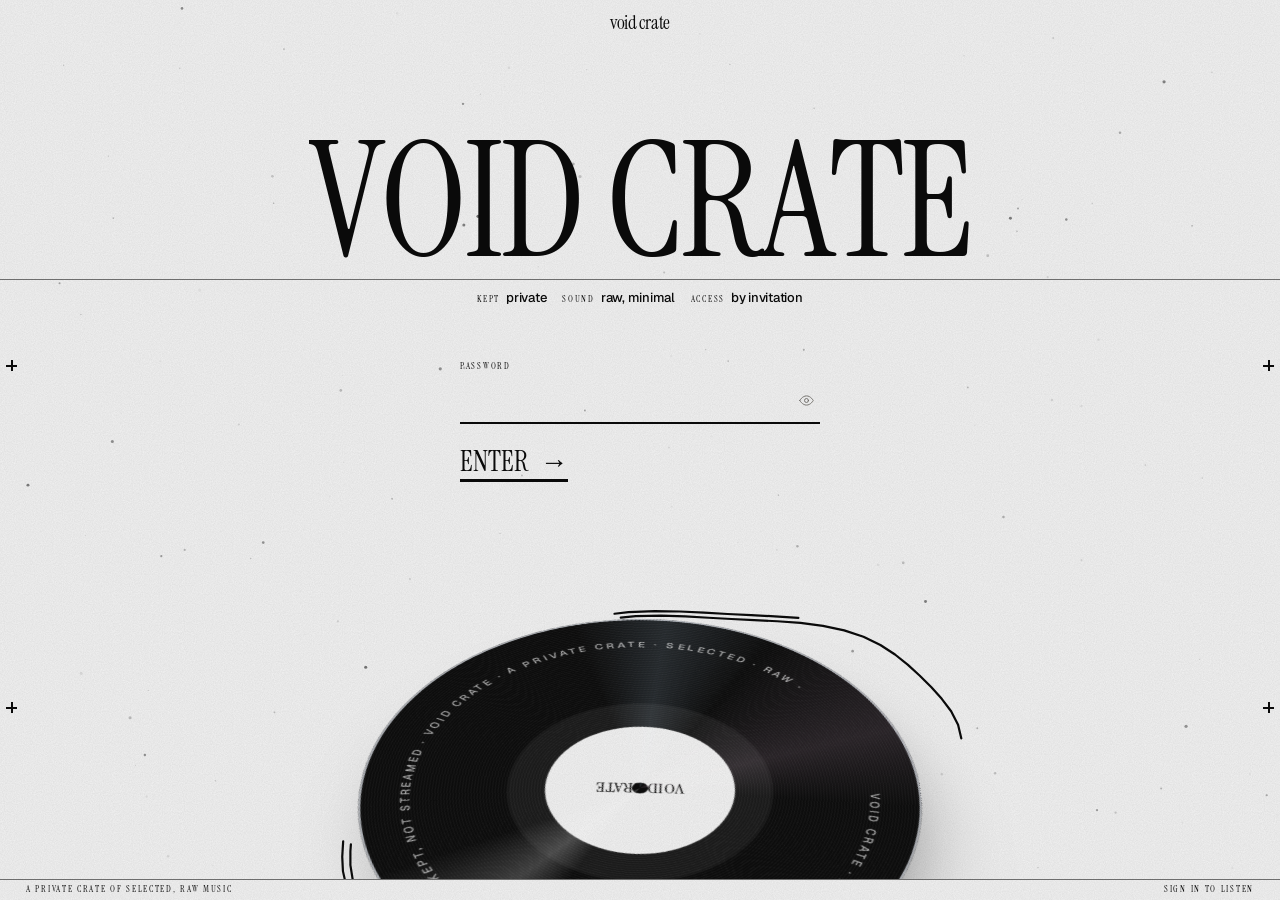
<file: static/login.html>
<!doctype html>
<html lang="en">
<head>
<meta charset="utf-8">
<meta name="viewport" content="width=device-width, initial-scale=1, viewport-fit=cover">
<title>void crate · sign in</title>
<link rel="icon" href="/favicon.svg">
<meta name="theme-color" content="#f2f2f2">
<link rel="preconnect" href="https://fonts.googleapis.com">
<link rel="preconnect" href="https://fonts.gstatic.com" crossorigin>
<link href="https://fonts.googleapis.com/css2?family=Geist:wght@400;500&family=Instrument+Serif&display=swap" rel="stylesheet">
<style>
  :root { --paper:#f2f2f2; --ink:#0a0a0a; --mute:#6f6c68; --rule-ink:rgba(10,10,10,.55); --spring:cubic-bezier(.32,.72,0,1); --out:cubic-bezier(.22,1,.36,1); color-scheme:light; }
  * { box-sizing:border-box; }
  html,body { margin:0; }
  body { min-height:100dvh; background:var(--paper); color:var(--ink); font:500 13px/1.45 "Geist",ui-sans-serif,system-ui,sans-serif; letter-spacing:-.02em; -webkit-font-smoothing:antialiased; overflow:hidden; }
  body.leaving main, body.leaving .top, body.leaving .meta { opacity:0; transform:translateY(-14px); transition:opacity .5s var(--out), transform .6s var(--out); }

  /* the drifting stream of specks, and the paper on top of it */
  #stream { position:fixed; inset:0; width:100%; height:100%; pointer-events:none; }
  .grain { position:fixed; inset:0; z-index:9; pointer-events:none; opacity:.09; mix-blend-mode:multiply;
    background-image:url("data:image/svg+xml,%3Csvg xmlns='http://www.w3.org/2000/svg' width='180' height='180'%3E%3Cfilter id='n'%3E%3CfeTurbulence type='fractalNoise' baseFrequency='.9' numOctaves='3' stitchTiles='stitch'/%3E%3CfeColorMatrix values='0 0 0 0 0  0 0 0 0 0  0 0 0 0 0  0 0 0 .9 0'/%3E%3C/filter%3E%3Crect width='100%25' height='100%25' filter='url(%23n)'/%3E%3C/svg%3E"); }
  .marks i { position:fixed; z-index:8; width:11px; height:11px; opacity:0; animation:fade .9s var(--out) 1.1s forwards; }
  .marks i::before, .marks i::after { content:""; position:absolute; background:var(--ink); }
  .marks i::before { left:5px; top:0; width:1.5px; height:11px; } .marks i::after { top:5px; left:0; height:1.5px; width:11px; }
  .marks i:nth-child(1) { left:6px; top:40%; } .marks i:nth-child(2) { right:6px; top:40%; } .marks i:nth-child(3) { left:6px; top:78%; } .marks i:nth-child(4) { right:6px; top:78%; }
  @keyframes fade { to { opacity:1; } }

  .top { position:fixed; z-index:5; top:0; left:0; right:0; height:44px; display:flex; align-items:center; justify-content:center; font:400 19px/1 "Instrument Serif",serif; opacity:0; animation:fade 1s var(--out) .2s forwards; }
  main { position:absolute; z-index:4; left:0; right:0; top:15vh; text-align:center; }

  /* title: each letter rises out of a mask */
  h1 { margin:0; padding:0 26px 6px; font:400 clamp(64px,12.6vw,210px)/.82 "Instrument Serif",serif; text-transform:uppercase; letter-spacing:-.02em; position:relative; }
  h1 .word { display:inline-block; overflow:hidden; vertical-align:top; padding-bottom:.04em; }
  h1 .ch { display:inline-block; transform:translateY(105%); animation:up 1.15s var(--out) forwards; animation-delay:calc(.25s + var(--i) * .055s); }
  @keyframes up { to { transform:none; } }
  h1::after { content:""; position:absolute; left:0; right:0; bottom:0; height:1px; background:var(--rule-ink); transform:scaleX(0); transform-origin:left; animation:rule 1.3s var(--out) .55s forwards; }
  @keyframes rule { to { transform:scaleX(1); } }

  .lbl { font:400 8.5px/1.2 "Instrument Serif",serif; letter-spacing:.2em; text-transform:uppercase; }
  .credits { display:flex; justify-content:center; flex-wrap:wrap; gap:4px 16px; margin-top:9px; }
  .credits > span { display:inline-flex; gap:6px; align-items:baseline; opacity:0; transform:translateY(8px); animation:in .9s var(--out) forwards; animation-delay:calc(1s + var(--i) * .1s); }
  @keyframes in { to { opacity:1; transform:none; } }

  form { width:min(360px, calc(100% - 40px)); margin:54px auto 0; text-align:left; opacity:0; transform:translateY(16px); animation:in 1s var(--out) 1.35s forwards; }
  form.shake { animation:in 1s var(--out) 1.35s forwards, shake .55s var(--out) 1.6s; }
  @keyframes shake { 15% { transform:translateX(-9px); } 35% { transform:translateX(7px); } 55% { transform:translateX(-4px); } 75% { transform:translateX(2px); } }
  label { display:flex; justify-content:space-between; margin-bottom:6px; }
  .field { position:relative; }
  input { width:100%; height:46px; padding:0 34px 0 2px; border:0; border-bottom:1px solid var(--rule-ink); background:none; color:var(--ink); font:500 19px "Geist",sans-serif; letter-spacing:.08em; outline:none; border-radius:0; }
  .field::after { content:""; position:absolute; left:0; right:0; bottom:0; height:2px; background:var(--ink); transform:scaleX(0); transform-origin:left; transition:transform .7s var(--spring); }
  .field:focus-within::after { transform:scaleX(1); }
  .peek { position:absolute; right:0; top:50%; transform:translateY(-50%); width:28px; height:28px; display:grid; place-items:center; border:0; background:none; color:var(--mute); cursor:pointer; transition:color .3s var(--spring); }
  .peek:hover, .peek[aria-pressed="true"] { color:var(--ink); }
  .peek svg { width:17px; height:17px; fill:none; stroke:currentColor; stroke-width:1.25; stroke-linecap:round; stroke-linejoin:round; }
  .row { display:flex; justify-content:space-between; align-items:flex-end; margin-top:24px; }
  button.enter { display:inline-flex; align-items:baseline; gap:12px; padding:0 0 3px; border:0; border-bottom:3px solid var(--ink); background:none; color:var(--ink); font:400 28px/1 "Instrument Serif",serif; text-transform:uppercase; cursor:pointer; transition:opacity .4s var(--spring), transform .5s var(--spring); }
  button.enter .arrow { display:inline-block; transition:transform .6s var(--spring); }
  button.enter:hover .arrow { transform:translateX(6px); }
  button.enter:active { transform:translateY(1px); }
  .caps { color:#9a2c1c; opacity:0; transition:opacity .3s var(--spring); }
  .caps.on { opacity:1; }
  .err { min-height:18px; margin-top:16px; color:#9a2c1c; }

  /* the record rising from the bottom, tilted like the crate, with a pen loop around it */
  .stage { position:fixed; z-index:2; left:50%; bottom:0; width:min(560px, 88vw); aspect-ratio:1; transform:translate(-50%, 70%); animation:rise 2.2s var(--spring) .5s forwards; pointer-events:none; }
  @keyframes rise { to { transform:translate(-50%, var(--up, 30%)); } }
  .tilt { position:absolute; inset:0; transform:perspective(1900px) rotateX(48deg) rotateZ(-14deg); }
  .disc { position:absolute; inset:0; border-radius:50%; }
  .spin { position:absolute; inset:0; border-radius:50%; will-change:transform; }
  .vinyl { position:absolute; inset:0; border-radius:50%;
    background:repeating-radial-gradient(circle, rgba(255,255,255,.055) 0 1px, transparent 1px 3px), radial-gradient(circle, #1b1b1b 0 33%, #0c0c0c 34% 100%); }
  .label { position:absolute; inset:33%; border-radius:50%; background:var(--paper); display:grid; place-items:center; }
  .label span { font:400 clamp(12px,2.2vw,20px)/1 "Instrument Serif",serif; text-transform:uppercase; letter-spacing:.02em; }
  .label::after { content:""; position:absolute; width:8%; aspect-ratio:1; border-radius:50%; background:#0c0c0c; }
  .rim-text { position:absolute; inset:0; width:100%; height:100%; overflow:visible; }
  .rim-text text { font:500 2.3px "Geist",sans-serif; letter-spacing:.62px; fill:rgba(255,255,255,.7); text-transform:uppercase; }
  .sheen { position:absolute; inset:0; border-radius:50%; mix-blend-mode:screen;
    background:conic-gradient(from 200deg, transparent 0 6%, rgba(255,255,255,.22) 10%, transparent 16% 44%, rgba(190,225,255,.14) 50%, transparent 57%, rgba(255,205,240,.12) 68%, transparent 75% 100%); }
  .rim { position:absolute; inset:0; border-radius:50%; box-shadow:inset 0 0 0 2px rgba(225,228,235,.75), 0 60px 90px -40px rgba(0,0,0,.5); }
  .loop { position:absolute; inset:-14% -18%; width:136%; height:128%; overflow:visible; }
  .loop path { fill:none; stroke:var(--ink); stroke-width:2.2; stroke-linecap:round; stroke-linejoin:round; }

  .meta { position:fixed; z-index:5; left:0; right:0; bottom:0; opacity:0; animation:fade 1s var(--out) 1.6s forwards; }
  .meta div { display:flex; justify-content:space-between; padding:5px 26px; border-top:1px solid var(--rule-ink); background:var(--paper); }
  @media (max-width: 820px) { main { top:14vh; } .meta div { padding:5px 20px; } .stage { width:112vw; --up:42%; } }
  @media (max-height: 640px) { .stage { display:none; } }
  @media (prefers-reduced-motion: reduce) {
    *, *::before, *::after { animation-duration:.01ms !important; animation-delay:0s !important; transition-duration:.01ms !important; }
  }
</style>
</head>
<body>
<canvas id="stream" aria-hidden="true"></canvas>
<div class="grain" aria-hidden="true"></div>
<div class="marks" aria-hidden="true"><i></i><i></i><i></i><i></i></div>
<div class="top">void crate</div>

<div class="stage" aria-hidden="true">
  <div class="tilt">
    <div class="disc">
      <div class="spin" id="spin">
        <div class="vinyl"></div>
        <svg class="rim-text" viewBox="0 0 100 100"><defs><path id="rp" d="M50,50 m-41,0 a41,41 0 1,1 82,0 a41,41 0 1,1 -82,0"/></defs><text><textPath href="#rp">void crate · a private crate · selected · raw · minimal · kept, not streamed · void crate · a private crate · selected · raw ·</textPath></text></svg>
        <div class="label"><span>Void Crate</span></div>
      </div>
      <div class="sheen"></div><div class="rim"></div>
    </div>
  </div>
  <svg class="loop" viewBox="0 0 100 100" preserveAspectRatio="none"><path id="loop" vector-effect="non-scaling-stroke"/></svg>
</div>

<main>
  <h1 id="title" aria-label="Void Crate">Void Crate</h1>
  <div class="credits"><span style="--i:0"><span class="lbl">Kept</span>private</span><span style="--i:1"><span class="lbl">Sound</span>raw, minimal</span><span style="--i:2"><span class="lbl">Access</span>by invitation</span></div>
  <form method="post" action="/login" id="form">
    <label class="lbl" for="pw"><span>Password</span><span class="caps" id="caps">Caps lock is on</span></label>
    <div class="field">
      <input id="pw" name="password" type="password" autocomplete="current-password" autofocus required>
      <button type="button" class="peek" id="peek" aria-label="Show password" aria-pressed="false"><svg viewBox="0 0 24 24"><path d="M2.5 12S6 5.5 12 5.5 21.5 12 21.5 12 18 18.5 12 18.5 2.5 12 2.5 12Z"/><circle cx="12" cy="12" r="2.8"/></svg></button>
    </div>
    <div class="row"><button type="submit" class="enter">Enter <span class="arrow">→</span></button></div>
    <div class="err" id="err" role="alert"></div>
  </form>
</main>
<div class="meta"><div><span class="lbl">A private crate of selected, raw music</span><span class="lbl">Sign in to listen</span></div></div>

<script>
(() => {
  const still = matchMedia("(prefers-reduced-motion: reduce)").matches;

  // title letters, each in its own mask
  const h1 = document.getElementById("title");
  let n = 0;
  h1.innerHTML = h1.textContent.split(" ").map((w) =>
    `<span class="word" aria-hidden="true">${[...w].map((c) => `<span class="ch" style="--i:${n++}">${c}</span>`).join("")}</span>`).join(" ");

  // wrong password / too many tries
  const form = document.getElementById("form"), pw = document.getElementById("pw");
  const e = new URLSearchParams(location.search).get("error");
  if (e) {
    document.getElementById("err").textContent = e === "wait" ? "Too many attempts. Wait five minutes and try again." : "That password didn't match.";
    form.classList.add("shake");
  }
  document.getElementById("peek").onclick = (ev) => {
    const show = pw.type === "password"; pw.type = show ? "text" : "password";
    ev.currentTarget.setAttribute("aria-pressed", String(show)); ev.currentTarget.setAttribute("aria-label", show ? "Hide password" : "Show password");
    pw.focus();
  };
  const caps = document.getElementById("caps");
  pw.addEventListener("keyup", (k) => caps.classList.toggle("on", !!k.getModifierState?.("CapsLock")));

  // the disc spins slowly, and races up as you sign in
  const spin = document.getElementById("spin");
  let angle = Math.random() * 360, speed = 10, target = 10, prev = performance.now();
  function turn(now) {
    const dt = Math.min(64, now - prev) / 1000; prev = now;
    speed += (target - speed) * Math.min(1, dt * 2);
    angle = (angle + speed * dt) % 360;
    spin.style.transform = `rotate(${angle.toFixed(2)}deg)`;
    requestAnimationFrame(turn);
  }
  if (!still) requestAnimationFrame(turn);
  pw.addEventListener("focus", () => (target = 24));
  pw.addEventListener("blur", () => (target = 10));
  pw.addEventListener("input", () => (target = 24 + Math.min(pw.value.length, 16) * 6));
  form.addEventListener("submit", (ev) => {
    if (still || !pw.value) return;
    ev.preventDefault();
    target = 420; document.body.classList.add("leaving");
    setTimeout(() => form.submit(), 520);
  });

  // a hand-drawn double loop, drawn once the disc has risen
  const path = document.getElementById("loop"), pts = [], turns = 1.86, steps = 140, rot = -14 * Math.PI / 180;
  for (let i = 0; i <= steps; i++) {
    const t = (i / steps) * Math.PI * 2 * turns, k = 1 + .035 * Math.sin(3 * t + 1.3) + .018 * Math.sin(7 * t) + (i / steps) * .05;
    const x = Math.cos(t) * 40 * k, y = Math.sin(t) * 23 * k;
    pts.push([50 + x * Math.cos(rot) - y * Math.sin(rot), 50 + x * Math.sin(rot) + y * Math.cos(rot)]);
  }
  path.setAttribute("d", "M" + pts.map((p) => p.map((v) => v.toFixed(2)).join(",")).join(" L"));
  const len = path.getTotalLength();
  path.style.strokeDasharray = len; path.style.strokeDashoffset = still ? 0 : len;
  if (!still) setTimeout(() => { path.style.transition = "stroke-dashoffset 1.6s cubic-bezier(.6,.05,.25,1)"; path.style.strokeDashoffset = 0; }, 1900);

  // the stream: specks of ink drifting down the paper, twinkling, leaning away from the pointer
  const c = document.getElementById("stream"), x = c.getContext("2d");
  let w, h, specks = [], mx = 0, my = 0, px = 0, py = 0;
  function size() {
    const d = Math.min(devicePixelRatio || 1, 2); w = innerWidth; h = innerHeight;
    c.width = w * d; c.height = h * d; x.setTransform(d, 0, 0, d, 0, 0);
    specks = Array.from({ length: Math.round(w * h / 4200) }, () => ({ x: Math.random() * w, y: Math.random() * h, z: Math.random() ** 2, p: Math.random() * 6.28, s: .4 + Math.random() * .9 }));
  }
  function draw(t) {
    x.clearRect(0, 0, w, h);
    px += (mx - px) * .04; py += (my - py) * .04;
    for (const o of specks) {
      const tw = still ? .8 : .5 + .5 * Math.sin(t * .0016 * o.s + o.p);
      x.globalAlpha = (.08 + o.z * .5) * tw;
      x.fillStyle = "#0a0a0a";
      x.beginPath(); x.arc(o.x - px * (8 + o.z * 26), o.y - py * (6 + o.z * 18), .35 + o.z * 1.3, 0, 6.283); x.fill();
      if (!still) { o.y += .06 + o.z * .32 * (speed / 10 > 3 ? 3 : speed / 10); o.x += Math.sin(t * .0004 + o.p) * .05; if (o.y > h + 4) { o.y = -4; o.x = Math.random() * w; } }
    }
    if (!still) requestAnimationFrame(draw);
  }
  addEventListener("pointermove", (p) => { mx = p.clientX / w - .5; my = p.clientY / h - .5; });
  addEventListener("resize", size); size(); requestAnimationFrame(draw);
})();
</script>
</body>
</html>
</file>
